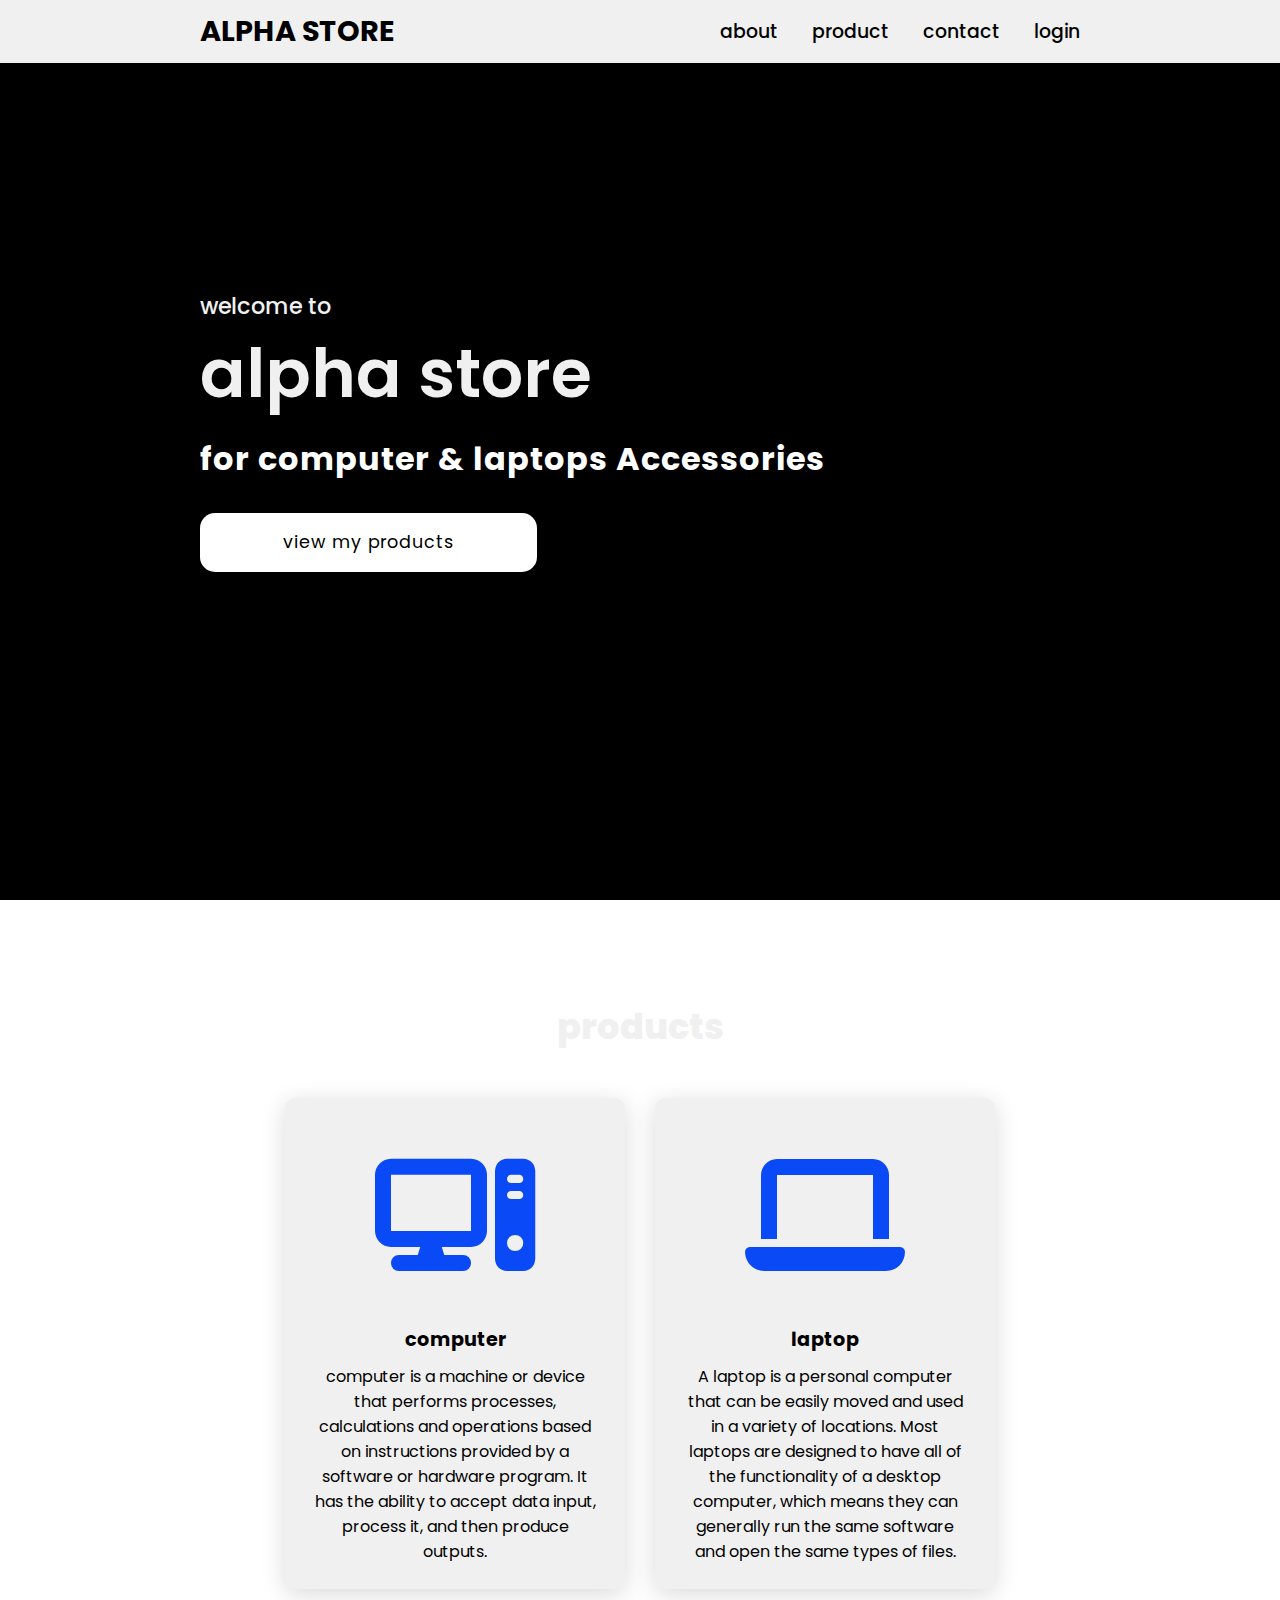
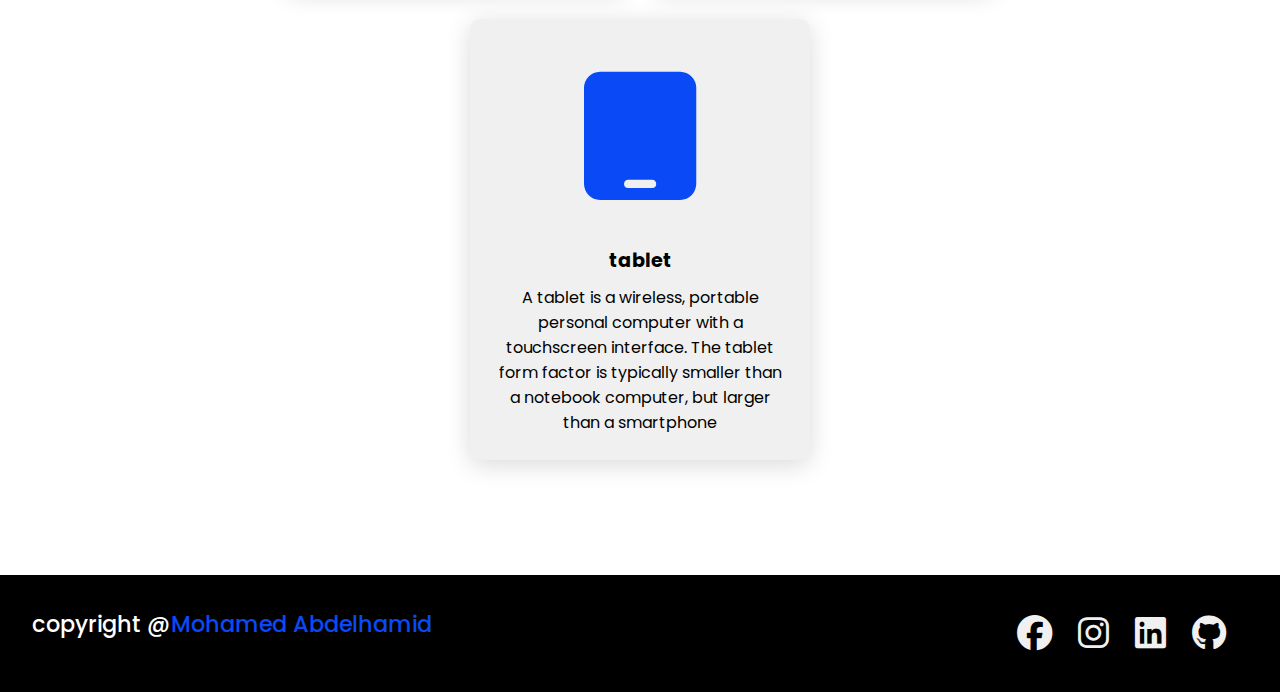
<file: index.html>
<!DOCTYPE html>
<html lang="en">
<head>
  <meta charset="UTF-8">
  <meta name="viewport" content="width=device-width, initial-scale=1.0">
  <link rel="stylesheet" href="https://cdnjs.cloudflare.com/ajax/libs/font-awesome/6.4.2/css/all.min.css">
  <link rel="stylesheet" href="style.css">
  <title>alpha store</title>
</head>
<body>
  
    <header>
      <a href="#" class="logo">alpha store</a>
      <nav class="navigation">
        <a href="./about.html" >about</a>
        <a href="./product.html">product</a>
        <a href="contact.html">contact</a>
        <a href="login.html">login</a>
      </nav>
    </header>


    <section class="main">
      <div>

        <h2>welcome to<br><span>alpha store</span></h2>
        <h3> for computer & laptops Accessories </h3>
        <a href="./product.html" class="main-btn">view my products</a>
        <!--<figure class="text-img"><img src="./images/pct.png"></figure><!-->
      </div>
    </section>

    <section class="cards" id="product">
      <h2 class="title">products</h2>
      <div class="content">
        <div class="card">
        <div class="icon">
          <i class="fa-solid fa-computer"></i>
        </div>
          <div class="info">
            <h3>computer</h3>
            <p> computer is a machine or device that performs processes, calculations and operations based on instructions provided by a software or hardware program. It has the ability to accept data input, process it, and then produce outputs.</p>
          </div>
        </div>
        <div class="card">
          <div class="icon">
            <i class="fa-solid fa-laptop"></i>
          </div>
            <div class="info">
              <h3> laptop </h3>
              <p>A laptop is a personal computer that can be easily moved and used in a variety of locations. Most laptops are designed to have all of the functionality of a desktop computer, which means they can generally run the same software and open the same types of files.</p>
            </div>
          </div>
          <div class="card">
          <div class="icon">
            <i class="fa-solid fa-tablet"></i>
          </div>
            <d class="info">
              <h3>tablet</h3>
              <p>A tablet is a wireless, portable personal computer with a touchscreen interface. The tablet form factor is typically smaller than a notebook computer, but larger than a smartphone</p>
            </div>
      </div>
    </section>
    <footer class="footer">
      <p class="footer-title">copyright @<span>Mohamed Abdelhamid</span></p>
      <div class="soical-icons">
        <a href="#"><i class="fa-brands fa-facebook"></i></a>
        <a href="#"><i class="fa-brands fa-instagram"></i></a>
        <a href="#"><i class="fa-brands fa-linkedin"></i></a>
        <a href="#"><i class="fa-brands fa-github"></i></a>
      </div>
    </footer>

</body>
</html>
</file>
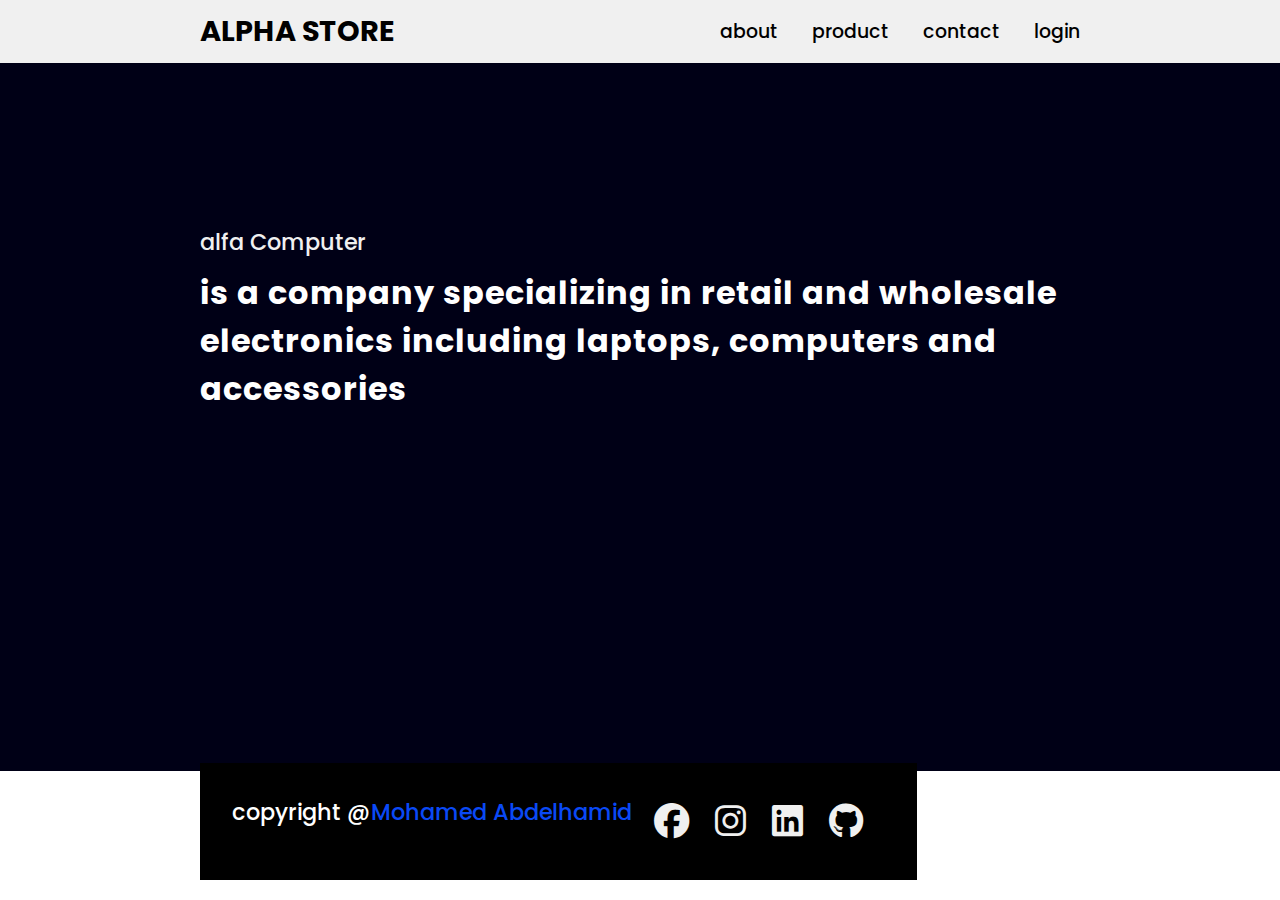
<file: about.html>
<!DOCTYPE html>
<html lang="en">
<head>
  <meta charset="UTF-8">
  <meta name="viewport" content="width=device-width, initial-scale=1.0">
  <title>alpha store</title>
  <link rel="stylesheet" href="https://cdnjs.cloudflare.com/ajax/libs/font-awesome/6.4.2/css/all.min.css">
  <link rel="stylesheet" href="style.css">
</head>
<body>
  
  <header class="about">
    <a href="index.html"class="logo" >alpha store</a>
    
    <nav class="navigation">
      <a href="#">about</a>
      <a href="./product.html">product</a>
      <a href="contact.html">contact</a>
      <a href="">login</a>
    </nav>
  </header>
  <section class="main-about">
    <div>
      <br>
      <br>
      <br>
      <br>
      <br>
      <h2>alfa Computer</h2>
      <h3> is a company specializing in retail and wholesale electronics including laptops, computers and accessories</h3>
      <br>
      <br>
      <br>
      <br>
      <br>
      <br>
      <br>
      <br>
      <footer class="footer-about">
        <p class="footer-title">copyright @<span>Mohamed Abdelhamid</span></p>
        <div class="soical-icons">
          <a href="#"><i class="fa-brands fa-facebook"></i></a>
          <a href="#"><i class="fa-brands fa-instagram"></i></a>
          <a href="#"><i class="fa-brands fa-linkedin"></i></a>
          <a href="#"><i class="fa-brands fa-github"></i></a>
        </div>
      </footer>
</body>
</html>
</file>
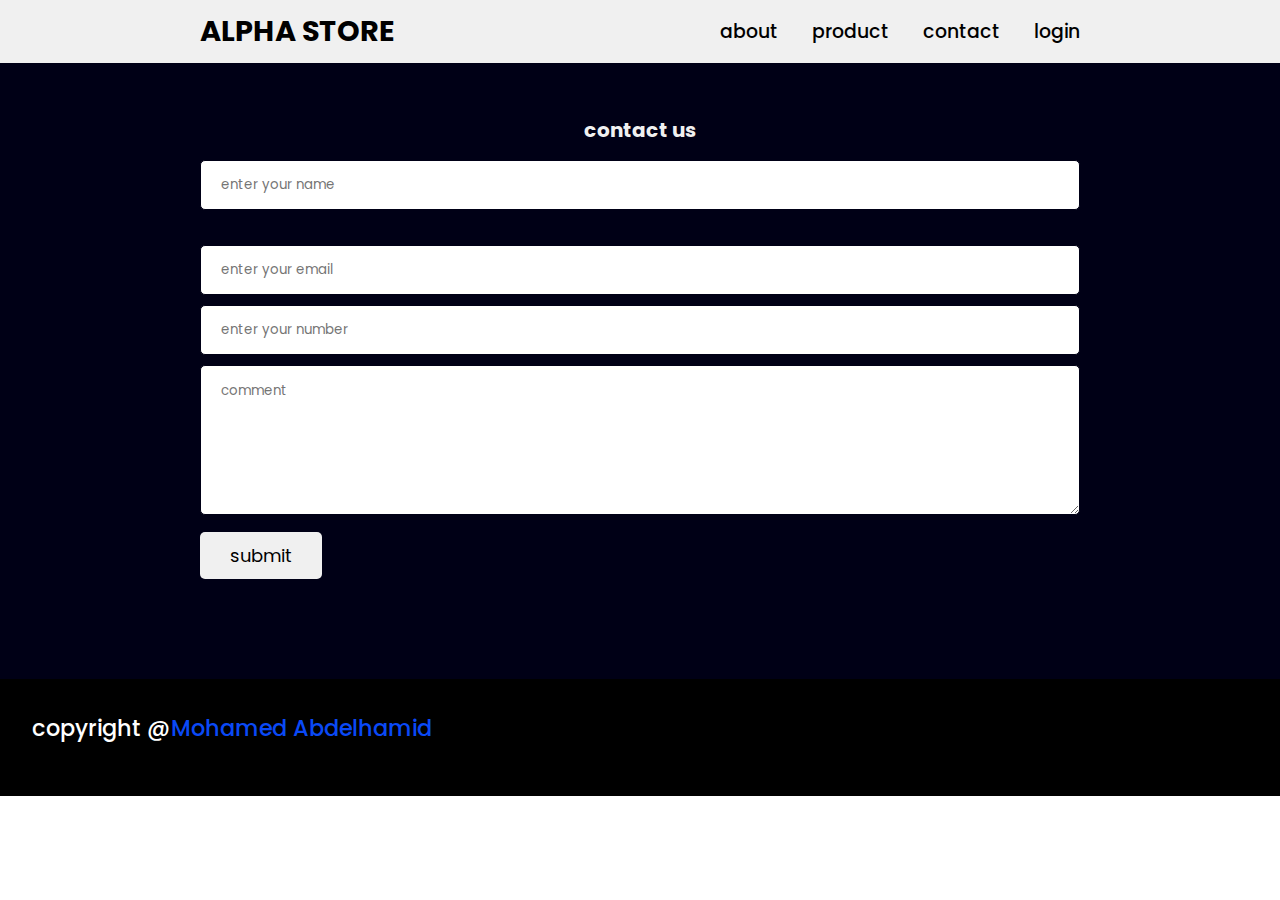
<file: contact.html>
<!DOCTYPE html>
<html lang="en">
<head>
  <meta charset="UTF-8">
  <meta name="viewport" content="width=device-width, initial-scale=1.0">
  <title>alpha store</title>
  <link rel="stylesheet" href="style.css">
</head>
<body>
  <header>
    <a href="#" class="logo">alpha store</a>
    <nav class="navigation">
      <a href="./about.html" target="_self">about</a>
      <a href="./product.html" target="_self">product</a>
      <a href="#">contact</a>
      <a href="./login.html">login</a>
    </nav>
  </header>
  <section class="contact">
    <h2 style="text-align: center;">contact us</h2>
    <div class="form">
      <form>
        
        <input type="text" placeholder="enter your name" id="n" required>
        <br>
        <br>
        
        <input type="email" id="e" placeholder="enter your email" required>
        
        <input type="number" id="w" placeholder="enter your number" required>
        <textarea name="comment" placeholder="comment"></textarea>
        <button type="submit">submit</button>
      </form>
    </div>
  </section>    
    <footer class="footer">
    <p class="footer-title">copyright @<span>Mohamed Abdelhamid</span></p>
    <div class="soical-icons">
      <a href="#"><i class="fa-brands fa-facebook"></i></a>
      <a href="#"><i class="fa-brands fa-instagram"></i></a>
      <a href="#"><i class="fa-brands fa-linkedin"></i></a>
      <a href="#"><i class="fa-brands fa-github"></i></a>
    </div>
  </footer>
</body>

</html>
</file>
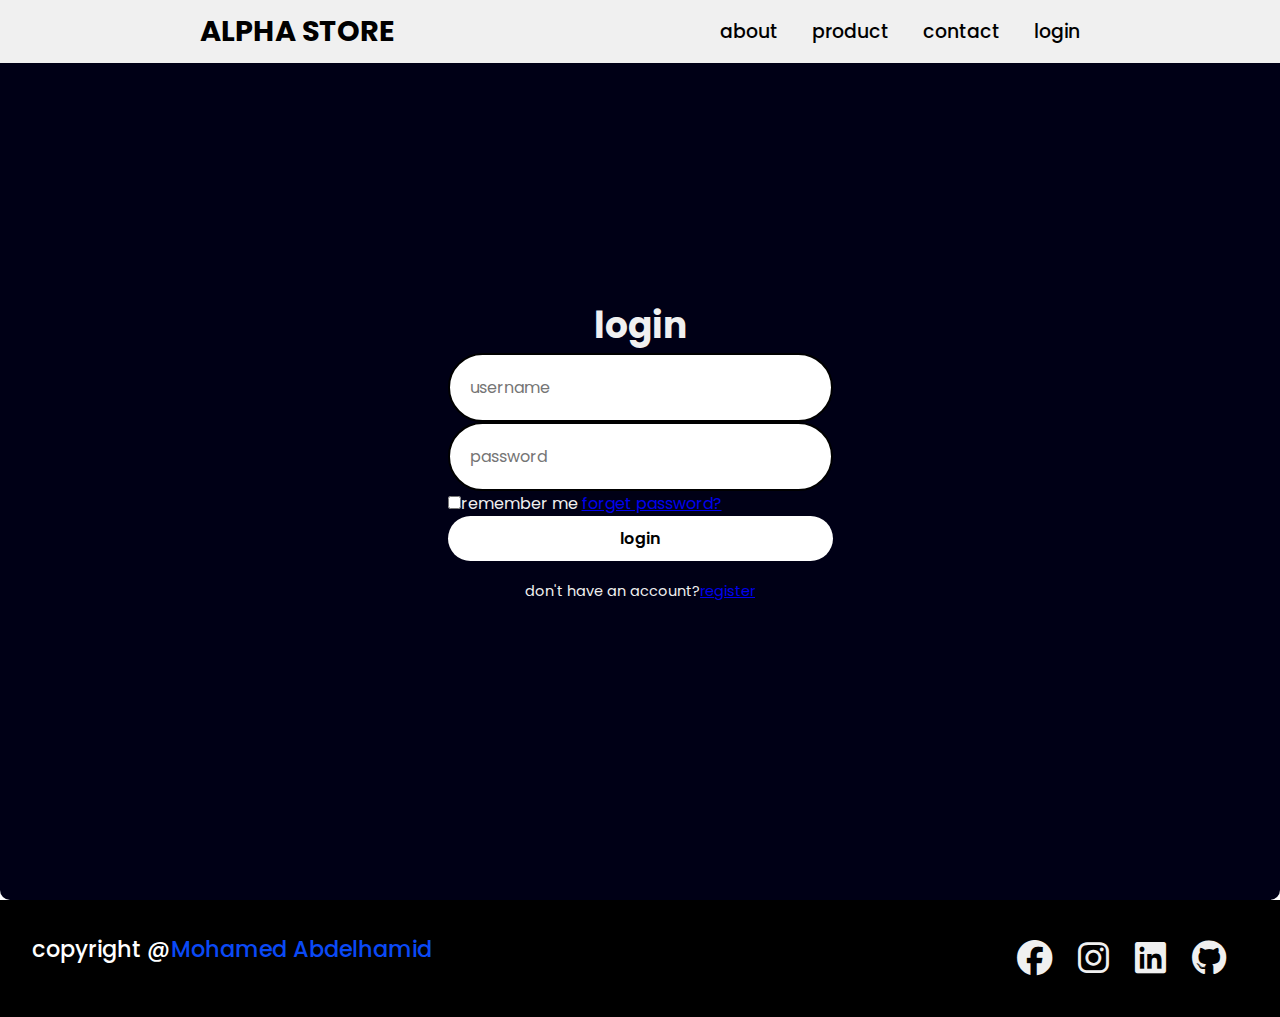
<file: login.html>
<!DOCTYPE html>
<html lang="en">
<head>
  <meta charset="UTF-8">
  <meta name="viewport" content="width=device-width, initial-scale=1.0">
  <link rel="stylesheet" href="https://cdnjs.cloudflare.com/ajax/libs/font-awesome/6.4.2/css/all.min.css">
  <link rel="stylesheet" href="style.css">
  <title>alpha store</title>
</head>
<body>
  
    <header>
      <a href="#" class="logo">alpha store</a>
      <nav class="navigation">
        <a href="./about.html" >about</a>
        <a href="./product.html">product</a>
        <a href="contact.html">contact</a>
        <a href="#login">login</a>
      </nav>
    </header>
    <div class="wrapper">
      <form action="">
        <h1>login</h1>
        <div class="input-box">
          <input type="text" placeholder="username"required>
          <box-icon type='solid' name='user'></box-icon>
        </div>
        <div class="input-box">
          <input type="password" placeholder="password"
          required>
          <box-icon name='lock-alt' type='solid' ></box-icon>
        </div>
        <div class="remember-forget">
          <label><input type="checkbox">remember me</label>
          <a href="#">forget password?</a>
        </div>
        <button type="submit" class="login-btn">login</button>
        <div class="register-link">
          <p>don't have an account?<a href="#">register</a></p>
        </div>
      </form>
    </div>
    <footer class="footer">
      <p class="footer-title">copyright @<span>Mohamed Abdelhamid</span></p>
      <div class="soical-icons">
        <a href="#"><i class="fa-brands fa-facebook"></i></a>
        <a href="#"><i class="fa-brands fa-instagram"></i></a>
        <a href="#"><i class="fa-brands fa-linkedin"></i></a>
        <a href="#"><i class="fa-brands fa-github"></i></a>
      </div>
    </footer>
</body>
</file>
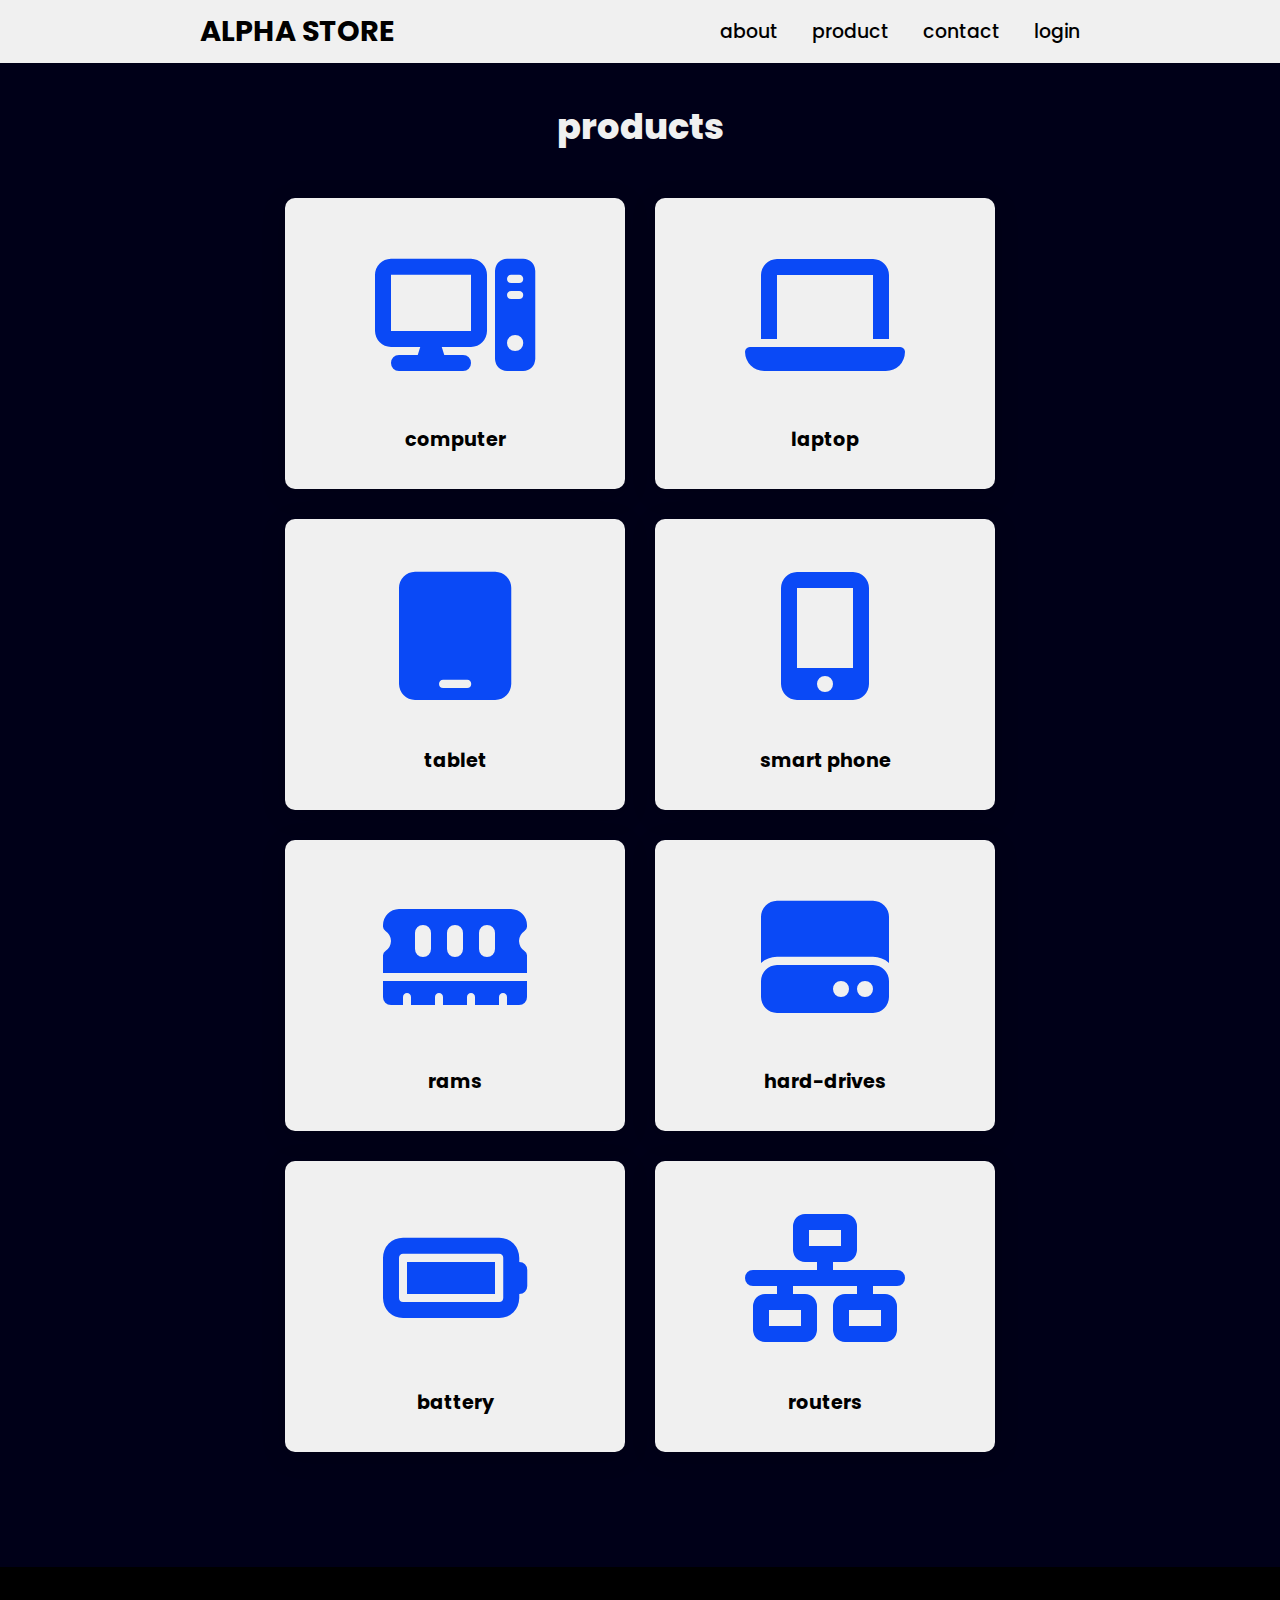
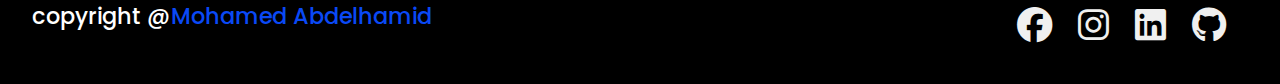
<file: product.html>
<!DOCTYPE html>
<html lang="en">
<head>
  <meta charset="UTF-8">
  <meta name="viewport" content="width=device-width, initial-scale=1.0">
  <title>alpha store</title>
  <link rel="stylesheet" href="https://cdnjs.cloudflare.com/ajax/libs/font-awesome/6.4.2/css/all.min.css">
  <link rel="stylesheet" href="style.css">
</head>
<body>
  
  <header>
    <a href="index.html"class="logo" >alpha store</a>
    <nav class="navigation">
      <a href="./about.html">about</a>
      <a href="#">product</a>
      <a href="contact.html">contact</a>
      <a href="./login.html">login</a>
    </nav>
  </header>

  <section class="cards" id="product" style="background-color: #000018;">
    <h2 class="title">products</h2>
    <div class="content">
      <div class="card">
      <div class="icon">
        <i class="fa-solid fa-computer"></i>
      </div>
        <div class="info">
          <h3>computer</h3>
          
        </div>
      </div>
      <div class="card">
        <div class="icon">
          <i class="fa-solid fa-laptop"></i>
        </div>
          <div class="info">
            <h3> laptop </h3>
            
          </div>
        </div>
        <div class="card">
        <div class="icon">
          <i class="fa-solid fa-tablet"></i>
        </div>
          <d class="info">
            <h3>tablet</h3>
            
          </div>
          <div class="card">
            <div class="icon">
              <i class="fa-solid fa-mobile-screen-button"></i>
            </div>
              <d class="info">
                <h3>smart phone</h3>
              </div>
              <div class="card">
                <div class="icon">
                  <i class="fa-solid fa-memory"></i>
                </div>
                  <d class="info">
                    <h3>rams</h3>
                    
                  </div>
                  <div class="card">
                    <div class="icon">
                      <i class="fa-solid fa-hard-drive"></i>
                    </div>
                      <d class="info">
                        <h3>hard-drives</h3>
                        
                      </div>
                      <div class="card">
                        <div class="icon">
                          <i class="fa-solid fa-battery-full"></i>
                        </div>
                          <d class="info">
                            <h3>battery</h3>
                            
                          </div>
                          <div class="card">
                            <div class="icon">
                              <i class="fa-solid fa-network-wired"></i>
                            </div>
                              <d class="info">
                                <h3>routers</h3>
                                
                              </div>
                              

    </div>
  </section>
  <footer class="footer">
    <p class="footer-title">copyright @<span>Mohamed Abdelhamid</span></p>
    <div class="soical-icons">
      <a href="#"><i class="fa-brands fa-facebook"></i></a>
      <a href="#"><i class="fa-brands fa-instagram"></i></a>
      <a href="#"><i class="fa-brands fa-linkedin"></i></a>
      <a href="#"><i class="fa-brands fa-github"></i></a>
    </div>
  </footer>
</body>
</html>
</file>
<file: style.css>
@import url('https://fonts.googleapis.com/css2?family=Poppins:ital,wght@0,100;0,200;0,300;0,400;0,500;0,600;0,700;0,800;0,900;1,100;1,200;1,300;1,400;1,500;1,600;1,700;1,800;1,900&display=swap');
*{
  font-family: 'Poppins',sans-serif;
  margin: 0;
  padding: 0;
  box-sizing: border-box;
  scroll-behavior: smooth;
}

header{
  background-color:#f0f0f0;
  width: 100%;
  position:fixed;
  display: flex;
  justify-content: space-between;
  align-items: center;
  padding: 10px 200px;
  z-index:999;
}
.logo{
  text-decoration: none;
  color:#000000;
  text-transform: uppercase;
  font-weight: 700;
  font-size:1.8em;
}
.navigation a{
  color: #000000;
  text-decoration: none;
  font-size: 1.18em;
  font-weight: 500;
  padding-left: 30px;
}
.navigation a:hover{
  color: blue;
}
section {
  padding: 100px 200px;
}
.main{
  width: 100%;
  min-height:100vh;
  display: flex;
  align-items: center;
  background:url(images/Black_flag.svg.png);
  background-size: cover;
  background-position: center center;
  background-attachment: fixed;
}
.text-img{
  margin-right:auto;
}
.main h2{
  color: #f0f0f0;
  font-size: 1.4em;
  font-weight: 500;
}
.main h2 span{
  color: #f0f0f0;
  font-size:3em;
  font-weight: 600;
}
.main h3{
  color:#fff;
  font-size: 2em;
  font-weight:700;
  letter-spacing: 1px;
  margin-top: 10px;
  margin-bottom:30px;
}
.main-btn{
  color: #000000;
  background-color: #fff;
  text-decoration: none;
  font-size: 1.1em;
  font-size: 600;
  display: inline-block;
  padding: 0.9375em 2.1875cm;
  letter-spacing: 1px;
  border-radius: 15px;
  margin-bottom: 40px;
  transition:0.7s ease;
}
.main-btn:hover{
  background-color:#0a49f6;
  color: #f0f0f0;
  transform:scale(1.1);
}
.title{
  display: flex;
  justify-content: center;
  color: #f0f0f0;
  font-size: 2.2em;
  font-weight: 800;
  margin-bottom: 30px;
}
.content{
  display: flex;
  justify-content: center;
  flex-direction:row;
  flex-wrap: wrap;
}
.card{
  background-color: #f0f0f0;
  width:21.25em;
  box-shadow:0 5px 25px rgba(1 1 1 / 15%);
  border-radius: 10px;
  padding: 25px;
  margin: 15px;
  transition:0.7s ease;
}
.card:hover{
  
  color: #000000;
  transform:scale(1.1);
}
.icon{
  color: #0a49f6;
  font-size: 8em;
  text-align: center;
}
.info{
  text-align: center;
}
.info h3{
  color: #000000;
  font-size: 1.2em;
  font-weight: 700;
  margin: 10px;
}

.footer{
  background:url(images/Black_flag.svg.png);
  background-size: cover;
  display: flex;
  justify-content: space-between;
  color: #fff;
  padding:2em;
  text-align: center;
}
.footer-title{
  font-size:1.4em ;
  font-weight: 500;
}
.footer-title span{
  color:#0a49f6 ;
}
.soical-icons a{
  color: #f0f0f0;
  font-size: 1.7em;
  margin: 10px;
  transition:0.7s ease;
}
footer .soical-icons{
  font-size: 1.3em;
  padding: 0 12px 0 ;
}
.soical-icons a :hover{
  color: #0a49f6;
  transform:scale(1.1);
}

.main-about{
  background-color: #000016;
  width:100%;
  padding-bottom: 10%;
}
.main-about h2{
  color: #f0f0f0;
  font-size: 1.4em;
  font-weight: 500;
}
.main-about h3{
  color:#fff;
  font-size: 2em;
  font-weight:700;
  letter-spacing: 1px;
  margin-top: 10px;
  margin-bottom:30px;
}
.contact{
  width: 100%;
  background-color: #000016;
}
.contact h2{
  color: #f0f0f0;
  font-size:20px;
  margin: 15px;
  text-align: center ;
}
.contact input{
  width: 100%;
  height: 50px;
  padding: 0 20px;
  margin-bottom:10px;
  border-radius: 5px;
  border: 1px solid #000016;
}
.contact input:focus{
  border:1px solid #000016;
  outline: 100px;
}

.contact textarea{
  width: 100%;
  height: 150px;
  padding: 15px 20px;
  margin-bottom: 10px;
  border-radius: 5px;
  border: 1px solid #000016;
}
.contact textarea:focus{
  border:1px solid #000016;
  outline: 0;
}
.contact button{
  border: 0;
  padding: 10px 30px;
  background: #f0f0f0;
  font-size: 18px;
  border-radius:5px ;
  color: #000000;
  transition:0.7s ease;
}

.contact button:hover{
  background-color:#0a49f6;
  color: #f0f0f0;
  transform:scale(1.1);
}

* .login{
  margin: 0;
  padding: 0;
  box-sizing: border-box;
}
body .wrapper{
  width: auto;
  min-height:100vh;
  display: flex;
  align-items: center;
  justify-content: center;
  background: #000016;
}
.wrapper{
  width: 420px;
  color: #f0f0f0 ;
  border-radius: 10px;
  padding: 30px 40px;
  
}
.wrapper h1{
  font-size: 36px;
  text-align: center;
}
.wrapper .input{
  position: relative;
  width: 100%;
  height: 50px;
  background-color: antiquewhite;
  margin: 30px 0;
}
.input-box input{
  width: 100%;
  height: 100%;
  border: none;
  outline: none;
  border: 2px solid #000000;
  border-radius: 40px;
  font-size:16px ;
  color: #000000;
  padding: 20px 45px 20px 20px;
}
.wrapper.input-box input::placeholder{
  color: #000000;
}

.wrapper.input-box i{
  position: absolute;
  right: 20px;
  top:50%;
  transform: translateY(-50%);
  font-size:20px ;
}
.wrapper.remember-forget{
  display: flex;
  justify-content: space-between;
  font-size: 14.5px;
  margin: -15px 0 15px;

}
.wrapper.remember-forget  label input{
  accent-color:#fff ;
  margin-right: 3px;
}
.wrapper.remember-forget a{
  color: #000000;
  text-decoration: none;
}
.remember-forget a :hover{
  color: #f0f0f0;
  text-decoration: underline;
}
.wrapper .login-btn{
  width: 100%;
  height: 45px;
  border: none;
  background-color: #fff;
  outline: none;
  cursor: pointer;
  border-radius: 40px;
  font-size: 16px;
  font-weight: 600;
  transition:0.7s ease;
}
.wrapper .login-btn :hover{

  background-color:#0a49f6;
  color: #f0f0f0;
  transform:scale(1.1);
}
.wrapper .register-link{
  font-size: 14.5px;
  text-align: center;
  margin-top: 20px;
}
.wrapper.register-link p a{
  color: #000000;
  text-decoration: none;
  font-weight: 600;
}
.register-link p a :hover{
  text-decoration: underline;

}
.footer-about{
  background:url(images/Black_flag.svg.png);
  background-size: cover;
  display: flex;
  justify-content: space-between;
  color: #fff;
  padding:2em;
  text-align: center;
  position: absolute;
  bottom: 20px;
  weight: 80;
  
}
</file>
